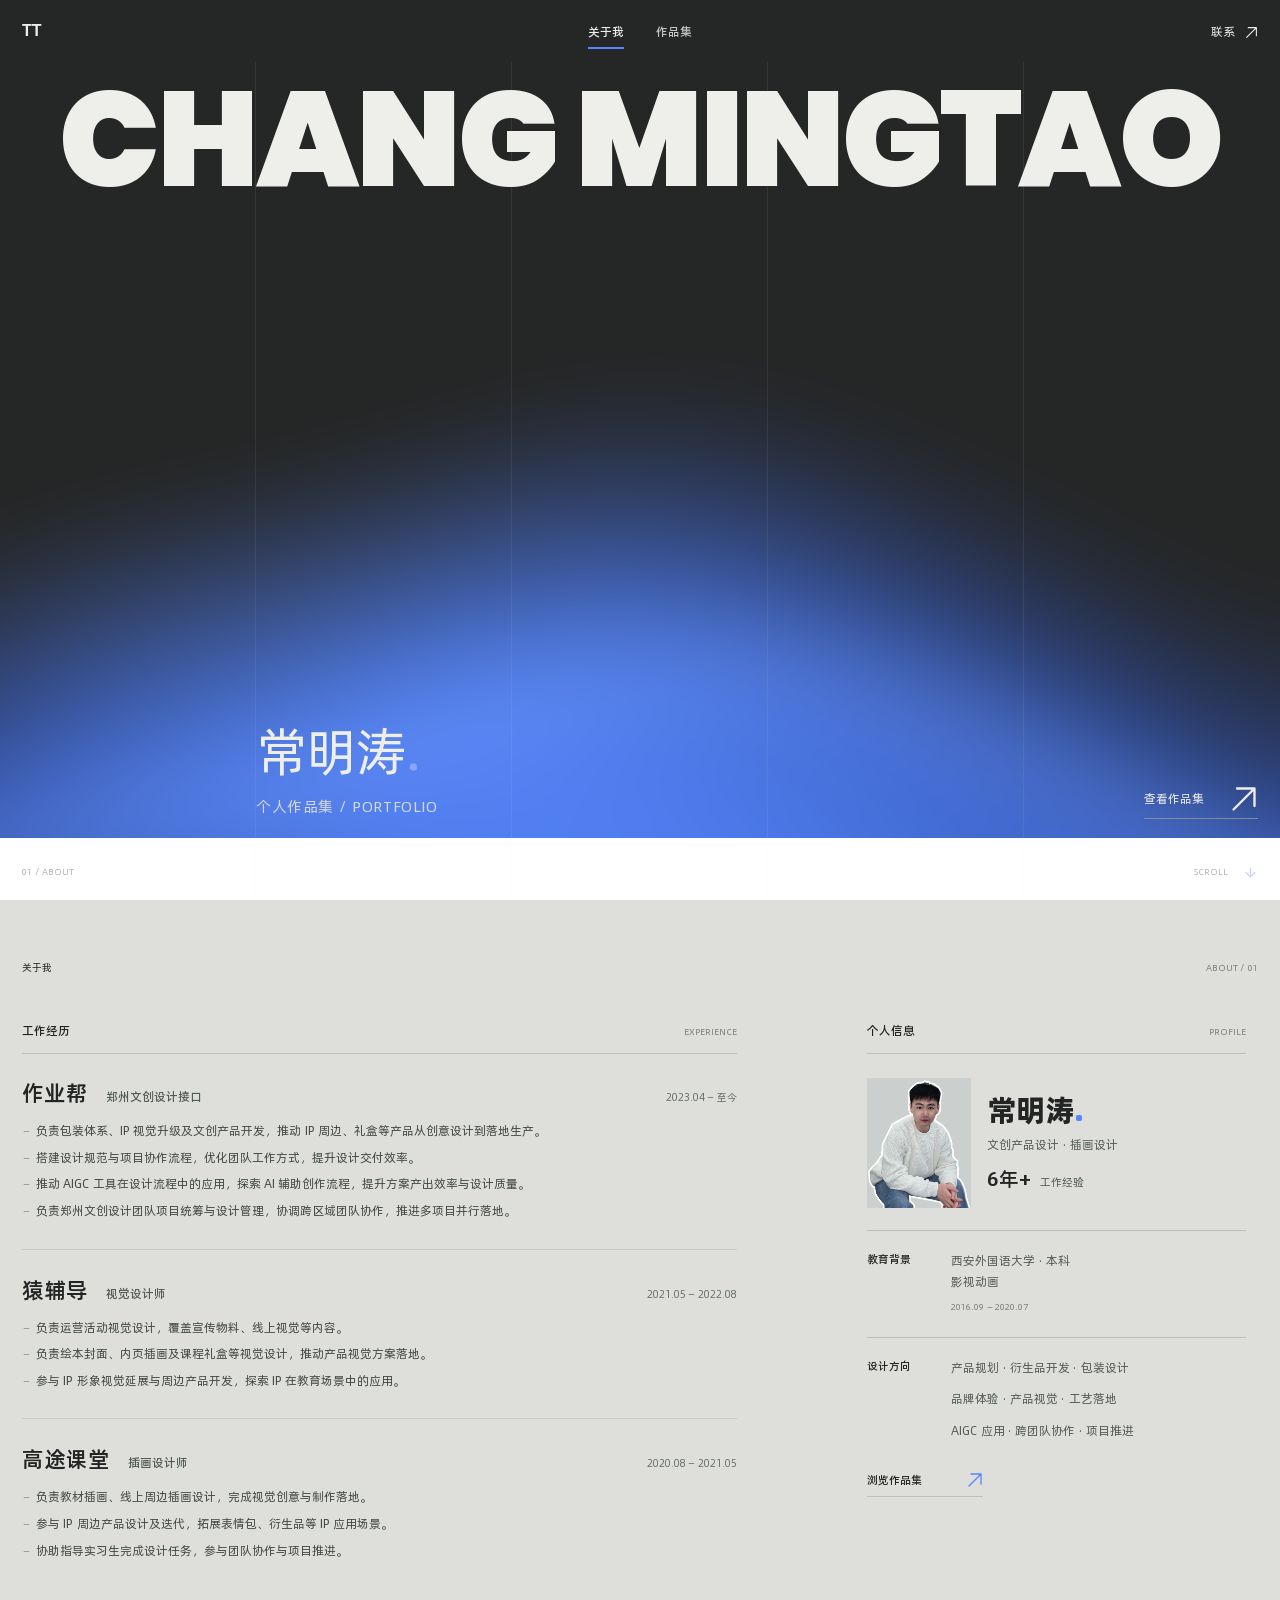
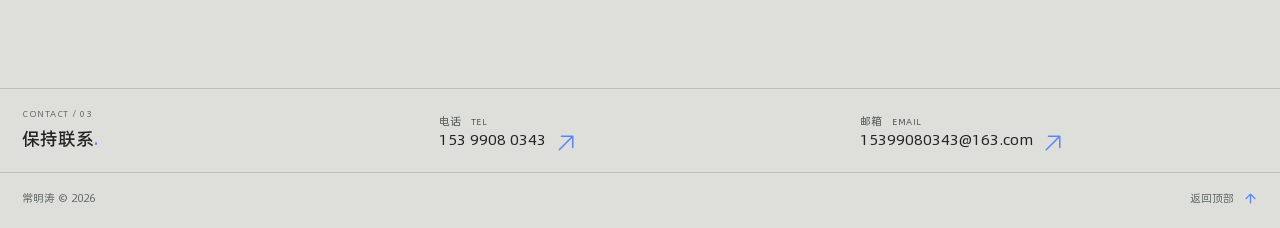
<file: index.html>
<!doctype html>
<html lang="zh-CN">
  <head>
    <meta charset="UTF-8" />
    <meta name="viewport" content="width=device-width, initial-scale=1.0" />
    <meta name="theme-color" content="#252626" />
    <meta name="description" content="常明涛的个人作品集：产品系列开发、产品设计、品牌视觉与设计流程，展示从创意到落地的文创设计实践。" />
    <meta property="og:type" content="website" />
    <meta property="og:locale" content="zh_CN" />
    <meta property="og:title" content="常明涛 — 个人作品集" />
    <meta property="og:description" content="产品系列开发 · 产品设计 · 品牌视觉 · 设计流程" />
    <title>常明涛 — 个人作品集</title>
    <link rel="icon" type="image/svg+xml" href="./favicon.svg" />
    <link rel="preload" href="./assets/fonts/Poppins-Black.ttf" as="font" type="font/ttf" crossorigin />
    <link rel="stylesheet" href="./styles-minimal.css?v=20261029-crisp-align4" />
    <script src="./script-minimal.js?v=20261029-crisp-align4" defer></script>
    <script src="./water-flow.js?v=20261028-cover33" defer></script>
  </head>
  <body data-view="about">
    <div class="site-background" aria-hidden="true"><div class="hero-grid"><i></i><i></i><i></i><i></i></div></div>
    <svg class="shape-definitions" width="0" height="0" aria-hidden="true" focusable="false">
      <defs>
        <!-- Matching quarter-width tabs; all four folder bodies share one top edge. -->
        <clipPath id="folderCover1" clipPathUnits="objectBoundingBox"><path d="M 0 .08 Q 0 .06 .006 .048 L .025 .012 Q .032 0 .045 0 H .205 Q .218 0 .225 .012 L .244 .048 Q .25 .06 .262 .06 H .988 Q 1 .06 1 .08 V .98 Q 1 1 .988 1 H .012 Q 0 1 0 .98 Z" /></clipPath>
        <clipPath id="folderCover2" clipPathUnits="objectBoundingBox"><path d="M .012 .06 H .25 L .275 .012 Q .282 0 .295 0 H .455 Q .468 0 .475 .012 L .5 .06 H .988 Q 1 .06 1 .08 V .98 Q 1 1 .988 1 H .012 Q 0 1 0 .98 V .08 Q 0 .06 .012 .06 Z" /></clipPath>
        <clipPath id="folderCover3" clipPathUnits="objectBoundingBox"><path d="M .012 .06 H .5 L .525 .012 Q .532 0 .545 0 H .705 Q .718 0 .725 .012 L .75 .06 H .988 Q 1 .06 1 .08 V .98 Q 1 1 .988 1 H .012 Q 0 1 0 .98 V .08 Q 0 .06 .012 .06 Z" /></clipPath>
        <clipPath id="folderCover4" clipPathUnits="objectBoundingBox"><path d="M .012 .06 H .738 Q .75 .06 .756 .048 L .775 .012 Q .782 0 .795 0 H .955 Q .968 0 .975 .012 L .994 .048 Q 1 .06 1 .08 V .98 Q 1 1 .988 1 H .012 Q 0 1 0 .98 V .08 Q 0 .06 .012 .06 Z" /></clipPath>
        <clipPath id="folderCoverMobile1" clipPathUnits="objectBoundingBox"><path d="M 0 .13 Q 0 .1 .006 .08 L .025 .02 Q .032 0 .045 0 H .205 Q .218 0 .225 .02 L .244 .08 Q .25 .1 .27 .1 H .98 Q 1 .1 1 .13 V .98 Q 1 1 .98 1 H .02 Q 0 1 0 .98 Z" /></clipPath>
        <clipPath id="folderCoverMobile2" clipPathUnits="objectBoundingBox"><path d="M .02 .1 H .25 L .275 .02 Q .282 0 .295 0 H .455 Q .468 0 .475 .02 L .5 .1 H .98 Q 1 .1 1 .13 V .98 Q 1 1 .98 1 H .02 Q 0 1 0 .98 V .13 Q 0 .1 .02 .1 Z" /></clipPath>
        <clipPath id="folderCoverMobile3" clipPathUnits="objectBoundingBox"><path d="M .02 .1 H .5 L .525 .02 Q .532 0 .545 0 H .705 Q .718 0 .725 .02 L .75 .1 H .98 Q 1 .1 1 .13 V .98 Q 1 1 .98 1 H .02 Q 0 1 0 .98 V .13 Q 0 .1 .02 .1 Z" /></clipPath>
        <clipPath id="folderCoverMobile4" clipPathUnits="objectBoundingBox"><path d="M .02 .1 H .73 Q .75 .1 .756 .08 L .775 .02 Q .782 0 .795 0 H .955 Q .968 0 .975 .02 L .994 .08 Q 1 .1 1 .13 V .98 Q 1 1 .98 1 H .02 Q 0 1 0 .98 V .13 Q 0 .1 .02 .1 Z" /></clipPath>
      </defs>
    </svg>
    <a class="skip-link" href="#main">跳到内容</a>
    <header class="site-header">
      <button class="brand-menu-button" type="button" aria-expanded="false" aria-controls="siteMenu" aria-label="打开网站导航"><span class="brand" aria-hidden="true"><span>T</span><span class="brand-reveal">I</span><span>T</span><span class="brand-reveal">O<span class="brand-underscore">_</span></span></span></button>
      <nav class="main-nav" aria-label="主导航">
        <a href="#about" data-view="about" aria-current="page">关于我</a>
        <a href="#portfolio" data-view="work">作品集</a>
      </nav>
      <a class="contact-link" href="#contact">联系 <span aria-hidden="true">↗</span></a>
    </header>

    <nav class="site-menu" id="siteMenu" aria-label="网站导航" aria-hidden="true" inert>
      <a href="#about">关于我<span>↗</span></a>
      <a href="#portfolio">作品集<span>↗</span></a>
      <a href="#work-collection">产品系列开发<span>↗</span></a>
      <a href="#work-product">产品设计<span>↗</span></a>
      <a href="#work-visual">品牌视觉设计<span>↗</span></a>
      <a href="#work-workflow">设计流程<span>↗</span></a>
      <a href="#contact">联系方式<span>↗</span></a>
    </nav>

    <main id="main" tabindex="-1">
      <section class="page about-page" id="aboutPage" aria-label="关于我">
        <div class="hero">
          <div class="hero-glow" aria-hidden="true"></div>
          <h1 class="name-title">CHANG MINGTAO</h1>
          <div class="hero-bottom">
            <div class="hero-identity"><p>常明涛<span aria-hidden="true">.</span></p><span>个人作品集 / PORTFOLIO</span></div>
            <a class="explore-link" href="#portfolio">查看作品集 <span aria-hidden="true">↗</span></a>
          </div>
          <div class="hero-foot"><span>01 / ABOUT</span><a href="#profile" aria-label="向下查看个人介绍">SCROLL <span aria-hidden="true">↓</span></a></div>
        </div>

        <section class="profile-section" id="profile" aria-labelledby="profileTitle">
          <div class="section-meta"><h2 id="profileTitle">关于我</h2><span>ABOUT / 01</span></div>
          <div class="profile-layout">
            <div class="experience-column">
              <h3 class="profile-label">工作经历 <span>EXPERIENCE</span></h3>
              <ol class="experience-list">
                <li>
                  <div class="experience-heading"><div class="experience-title"><h4>作业帮</h4><span class="experience-role">郑州文创设计接口</span></div><span class="experience-date">2023.04 — 至今</span></div>
                  <ul class="experience-description">
                    <li>负责包装体系、IP 视觉升级及文创产品开发，推动 IP 周边、礼盒等产品从创意设计到落地生产。</li>
                    <li>搭建设计规范与项目协作流程，优化团队工作方式，提升设计交付效率。</li>
                    <li>推动 AIGC 工具在设计流程中的应用，探索 AI 辅助创作流程，提升方案产出效率与设计质量。</li>
                    <li>负责郑州文创设计团队项目统筹与设计管理，协调跨区域团队协作，推进多项目并行落地。</li>
                  </ul>
                </li>
                <li>
                  <div class="experience-heading"><div class="experience-title"><h4>猿辅导</h4><span class="experience-role">视觉设计师</span></div><span class="experience-date">2021.05 — 2022.08</span></div>
                  <ul class="experience-description">
                    <li>负责运营活动视觉设计，覆盖宣传物料、线上视觉等内容。</li>
                    <li>负责绘本封面、内页插画及课程礼盒等视觉设计，推动产品视觉方案落地。</li>
                    <li>参与 IP 形象视觉延展与周边产品开发，探索 IP 在教育场景中的应用。</li>
                  </ul>
                </li>
                <li>
                  <div class="experience-heading"><div class="experience-title"><h4>高途课堂</h4><span class="experience-role">插画设计师</span></div><span class="experience-date">2020.08 — 2021.05</span></div>
                  <ul class="experience-description">
                    <li>负责教材插画、线上周边插画设计，完成视觉创意与制作落地。</li>
                    <li>参与 IP 周边产品设计及迭代，拓展表情包、衍生品等 IP 应用场景。</li>
                    <li>协助指导实习生完成设计任务，参与团队协作与项目推进。</li>
                  </ul>
                </li>
              </ol>
            </div>
            <aside class="personal-column" aria-label="个人信息">
              <h3 class="profile-label">个人信息 <span>PROFILE</span></h3>
              <div class="personal-heading">
                <div class="personal-name"><h4>常明涛<span aria-hidden="true">.</span></h4><p>文创产品设计 · 插画设计</p><div class="experience-years"><strong>6年+</strong><span>工作经验</span></div></div>
                <div class="portrait-placeholder"><img src="./assets/portfolio/portrait.webp" alt="常明涛的个人照片" width="900" height="1015" loading="lazy" /></div>
              </div>
              <div class="personal-block"><h4>教育背景</h4><p>西安外国语大学 · 本科</p><p>影视动画</p><span class="personal-date">2016.09 — 2020.07</span></div>
              <div class="personal-block personal-skills"><h4>设计方向</h4><p>产品规划 · 衍生品开发 · 包装设计</p><p>品牌体验 · 产品视觉 · 工艺落地</p><p>AIGC 应用 · 跨团队协作 · 项目推进</p></div>
              <a class="text-link" href="#portfolio">浏览作品集 <span aria-hidden="true">↗</span></a>
            </aside>
          </div>
        </section>
      </section>

      <section class="page work-page" id="workPage" aria-label="作品集" hidden>
        <div class="archive-heading">
          <h1>PORTFOLIO</h1>
          <div class="archive-foot"><span>01 — 04</span><p class="archive-note">产品 / 视觉 / 流程</p><a href="#work-collection">向下浏览 <span aria-hidden="true">↓</span></a></div>
        </div>
        <div class="work-list">
          <article class="work-entry" id="work-collection" data-folder="产品系列开发">
            <a class="folder-tab-link" href="#work-collection">产品系列开发</a>
            <div class="cover-image-slot"><img src="./assets/portfolio/doodle-collection.svg" alt="产品系列开发 · 手绘立方体" width="128" height="128" loading="lazy" /></div>
            <div class="project-index" role="group" aria-label="产品系列开发项目目录" tabindex="0">
              <div class="project-preview" aria-hidden="true"><img src="./assets/portfolio/screen/page-05.webp" alt="" width="1200" height="675" loading="lazy" /><span class="project-preview-caption">01 / 领航计划 · 水手分</span><span class="project-preview-hint">移入查看项目目录</span></div>
              <div class="project-index-label"><span><strong>产品系列开发</strong><span>PRODUCT COLLECTIONS</span></span><span>03 PROJECTS</span></div>
              <ol class="project-index-list">
                <li><button class="project-index-button" type="button" data-category="collection" data-project-title="领航计划 · 水手分" data-project-summary="围绕品牌 IP 雪球，建立 V1—V8 成长奖励机制，覆盖产品规划、商品设计、包装与打样。" aria-haspopup="dialog"><span class="project-order">01</span><span class="project-text"><strong>领航计划 · 水手分</strong></span><span class="project-direction" aria-hidden="true">↗</span></button></li>
                <li><button class="project-index-button" type="button" data-category="collection" data-project-title="品牌礼赠与用户运营商品" data-project-summary="以品牌 IP 为核心，开发 2026 日历、端午礼盒与积分商城商品，连接企业礼赠与用户日常场景。" aria-haspopup="dialog"><span class="project-order">02</span><span class="project-text"><strong>品牌礼赠与用户运营商品</strong></span><span class="project-direction" aria-hidden="true">↗</span></button></li>
                <li><button class="project-index-button" type="button" data-category="collection" data-project-title="阅读文创与续报激励" data-project-summary="将阅读内容转化为便笺本、夹子、徽章及旋转冰箱贴，延展阅读陪伴、互动与学习激励体验。" aria-haspopup="dialog"><span class="project-order">03</span><span class="project-text"><strong>阅读文创与续报激励</strong></span><span class="project-direction" aria-hidden="true">↗</span></button></li>
              </ol>
            </div>
            <div class="work-showcase"><button class="project-card" type="button" data-category="collection" aria-label="全屏查看产品系列开发作品" aria-haspopup="dialog"><span class="card-number">01 / 04</span><span class="card-cover-content"><span class="card-eyebrow">PRODUCT<br />COLLECTIONS</span></span><span class="card-arrow" aria-hidden="true">↗</span><span class="card-hint" aria-hidden="true">点击查看完整作品</span></button></div>
          </article>
          <article class="work-entry" id="work-product" data-folder="产品设计">
            <a class="folder-tab-link" href="#work-product">产品设计</a>
            <div class="cover-image-slot"><img src="./assets/portfolio/doodle-product.svg" alt="产品设计 · 手绘调色盘" width="128" height="128" loading="lazy" /></div>
            <div class="project-index" role="group" aria-label="产品设计项目目录" tabindex="0">
              <div class="project-preview" aria-hidden="true"><img src="./assets/portfolio/screen/page-29.webp" alt="" width="1200" height="675" loading="lazy" /><span class="project-preview-caption">01 / 超级自然拼读</span><span class="project-preview-hint">移入查看项目目录</span></div>
              <div class="project-index-label"><span><strong>产品设计</strong><span>PRODUCT DESIGN</span></span><span>04 PROJECTS</span></div>
              <ol class="project-index-list">
                <li><button class="project-index-button" type="button" data-category="product" data-project-title="超级自然拼读" data-project-summary="通过 26 字母 IP 系统与可动结构，将字母、发音与拼读关系转化为可视、可操作的学习体验。" aria-haspopup="dialog"><span class="project-order">01</span><span class="project-text"><strong>超级自然拼读</strong></span><span class="project-direction" aria-hidden="true">↗</span></button></li>
                <li><button class="project-index-button" type="button" data-category="product" data-project-title="双语阅读学习礼盒升级" data-project-summary="从 1.0 迭代至 2.0，围绕多阶段阅读、学习打卡与视觉风格，优化产品的长期使用体验。" aria-haspopup="dialog"><span class="project-order">02</span><span class="project-text"><strong>双语阅读学习礼盒升级</strong></span><span class="project-direction" aria-hidden="true">↗</span></button></li>
                <li><button class="project-index-button" type="button" data-category="product" data-project-title="猿编程系统班礼盒" data-project-summary="以动手搭建、设备连接和游戏控制，将编程中的输入、指令与反馈转化为实体互动体验。" aria-haspopup="dialog"><span class="project-order">03</span><span class="project-text"><strong>猿编程系统班礼盒</strong></span><span class="project-direction" aria-hidden="true">↗</span></button></li>
                <li><button class="project-index-button" type="button" data-category="product" data-project-title="其他礼盒设计" data-project-summary="包含满分英语大通关与个人 IP 产品，探索不同内容与使用场景中的产品表达。" aria-haspopup="dialog"><span class="project-order">04</span><span class="project-text"><strong>其他礼盒设计</strong></span><span class="project-direction" aria-hidden="true">↗</span></button></li>
              </ol>
            </div>
            <div class="work-showcase"><button class="project-card" type="button" data-category="product" aria-label="全屏查看产品设计作品" aria-haspopup="dialog"><span class="card-number">02 / 04</span><span class="card-cover-content"><span class="card-eyebrow">PRODUCT<br />DESIGN</span></span><span class="card-arrow" aria-hidden="true">↗</span><span class="card-hint" aria-hidden="true">点击查看完整作品</span></button></div>
          </article>
          <article class="work-entry" id="work-visual" data-folder="品牌视觉设计">
            <a class="folder-tab-link" href="#work-visual">品牌视觉设计</a>
            <div class="cover-image-slot"><img src="./assets/portfolio/doodle-visual.svg" alt="品牌视觉设计 · 手绘标签" width="128" height="128" loading="lazy" /></div>
            <div class="project-index" role="group" aria-label="品牌视觉设计项目目录" tabindex="0">
              <div class="project-preview" aria-hidden="true"><img src="./assets/portfolio/screen/page-45.webp" alt="" width="1200" height="675" loading="lazy" /><span class="project-preview-caption">01 / 校园招聘活动视觉</span><span class="project-preview-hint">移入查看项目目录</span></div>
              <div class="project-index-label"><span><strong>品牌视觉设计</strong><span>BRAND VISUAL DESIGN</span></span><span>03 PROJECTS</span></div>
              <ol class="project-index-list">
                <li><button class="project-index-button" type="button" data-category="visual" data-project-title="校园招聘活动视觉" data-project-summary="以统一主视觉延展招聘详情页、公众号与线下易拉宝，形成跨媒介的活动视觉系统。" aria-haspopup="dialog"><span class="project-order">01</span><span class="project-text"><strong>校园招聘活动视觉</strong></span><span class="project-direction" aria-hidden="true">↗</span></button></li>
                <li><button class="project-index-button" type="button" data-category="visual" data-project-title="城市主题 KV" data-project-summary="以城市标志性建筑结合中国风插画，应用于拉新礼盒教材封面，并支持系列化延展。" aria-haspopup="dialog"><span class="project-order">02</span><span class="project-text"><strong>城市主题 KV</strong></span><span class="project-direction" aria-hidden="true">↗</span></button></li>
                <li><button class="project-index-button" type="button" data-category="visual" data-project-title="传统文化视觉探索" data-project-summary="围绕元宵、七夕与中秋，提取传统文化符号与节日情感，探索当代东方视觉表达。" aria-haspopup="dialog"><span class="project-order">03</span><span class="project-text"><strong>传统文化视觉探索</strong></span><span class="project-direction" aria-hidden="true">↗</span></button></li>
              </ol>
            </div>
            <div class="work-showcase"><button class="project-card" type="button" data-category="visual" aria-label="全屏查看品牌视觉设计作品" aria-haspopup="dialog"><span class="card-number">03 / 04</span><span class="card-cover-content"><span class="card-eyebrow">BRAND VISUAL<br />DESIGN</span></span><span class="card-arrow" aria-hidden="true">↗</span><span class="card-hint" aria-hidden="true">点击查看完整作品</span></button></div>
          </article>
          <article class="work-entry" id="work-workflow" data-folder="设计流程">
            <a class="folder-tab-link" href="#work-workflow">设计流程</a>
            <div class="cover-image-slot"><img src="./assets/portfolio/doodle-workflow.svg" alt="设计流程 · 手绘循环箭头" width="128" height="128" loading="lazy" /></div>
            <div class="project-index" role="group" aria-label="设计流程项目目录" tabindex="0">
              <div class="project-preview" aria-hidden="true"><img src="./assets/portfolio/screen/page-56.webp" alt="" width="1200" height="675" loading="lazy" /><span class="project-preview-caption">01 / AIGC 封面视觉系统</span><span class="project-preview-hint">移入查看项目目录</span></div>
              <div class="project-index-label"><span><strong>设计流程</strong><span>DESIGN WORKFLOW</span></span><span>03 PROJECTS</span></div>
              <ol class="project-index-list">
                <li><button class="project-index-button" type="button" data-category="workflow" data-project-title="AIGC 封面视觉系统" data-project-summary="从受众与风格策略，到 AI 探索、关键词沉淀和版式控制，构建统一的系列封面视觉。" aria-haspopup="dialog"><span class="project-order">01</span><span class="project-text"><strong>AIGC 封面视觉系统</strong></span><span class="project-direction" aria-hidden="true">↗</span></button></li>
                <li><button class="project-index-button" type="button" data-category="workflow" data-project-title="设计流程优化" data-project-summary="针对高频物料建立分层流程，通过标准化模板与 AIGC 辅助，提升方案产出与视觉统一效率。" aria-haspopup="dialog"><span class="project-order">02</span><span class="project-text"><strong>设计流程优化</strong></span><span class="project-direction" aria-hidden="true">↗</span></button></li>
                <li><button class="project-index-button" type="button" data-category="workflow" data-project-title="关键词沉淀库" data-project-summary="基于真实设计需求，通过 Codex 辅助开发关键词管理工具，支持案例管理、标签检索与 Prompt 复制编辑。" aria-haspopup="dialog"><span class="project-order">03</span><span class="project-text"><strong>关键词沉淀库</strong></span><span class="project-direction" aria-hidden="true">↗</span></button></li>
              </ol>
            </div>
            <div class="work-showcase"><button class="project-card" type="button" data-category="workflow" aria-label="全屏查看设计流程作品" aria-haspopup="dialog"><span class="card-number">04 / 04</span><span class="card-cover-content"><span class="card-eyebrow">DESIGN<br />WORKFLOW</span></span><span class="card-arrow" aria-hidden="true">↗</span><span class="card-hint" aria-hidden="true">点击查看完整作品</span></button></div>
          </article>
        </div>
      </section>

      <section class="contact-section" id="contact" aria-labelledby="contactTitle">
        <div class="contact-intro"><span class="quiet-label">CONTACT / 03</span><h2 id="contactTitle">保持联系<span aria-hidden="true">.</span></h2></div>
        <address class="contact-methods">
          <div class="contact-method"><span class="contact-method-label">电话 <span>TEL</span></span><a class="contact-value" href="tel:15399080343">153 9908 0343</a><a class="contact-method-arrow" href="tel:15399080343" aria-label="拨打电话">↗</a></div>
          <div class="contact-method"><span class="contact-method-label">邮箱 <span>EMAIL</span></span><a class="contact-value" href="mailto:15399080343@163.com">15399080343@163.com</a><a class="contact-method-arrow" href="mailto:15399080343@163.com" aria-label="发送邮件">↗</a></div>
        </address>
      </section>
    </main>
    <footer class="site-footer"><span>常明涛 © 2026</span><a href="#top">返回顶部 <span aria-hidden="true">↑</span></a></footer>

    <dialog class="detail-dialog" id="projectDialog" aria-labelledby="detailTitle" aria-describedby="detailDescription">
      <div class="detail-header"><button class="detail-close" type="button" autofocus><span aria-hidden="true">←</span> 返回</button><span id="detailIndex">01 / 04</span><span>PROJECT</span></div>
      <div class="detail-layout">
        <aside class="detail-meta" tabindex="0" aria-label="项目目录与介绍，移入或聚焦展开">
          <span class="quiet-label" id="detailCategoryLabel">作品详情</span><h2 id="detailTitle">产品系列开发</h2>
          <p class="detail-description" id="detailDescription"></p>
          <dl class="detail-facts" id="detailFacts"></dl>
          <div class="detail-story" id="detailStory"></div>
          <nav class="detail-projects" id="detailProjects" aria-label="板块内项目"></nav>
        </aside>
        <div class="detail-images"><div class="detail-gallery" id="detailGallery"></div><button class="detail-next" type="button"><span class="detail-next-label">下一板块</span><span aria-hidden="true">→</span></button></div>
      </div>
    </dialog>
    <dialog class="image-dialog" id="imageDialog" aria-label="作品大图"><div class="image-toolbar"><span id="imageCaption"></span><button class="image-close" type="button" autofocus>关闭大图 <span aria-hidden="true">×</span></button></div><div class="image-stage"><img id="expandedImage" alt="" /></div></dialog>
  </body>
</html>
</file>
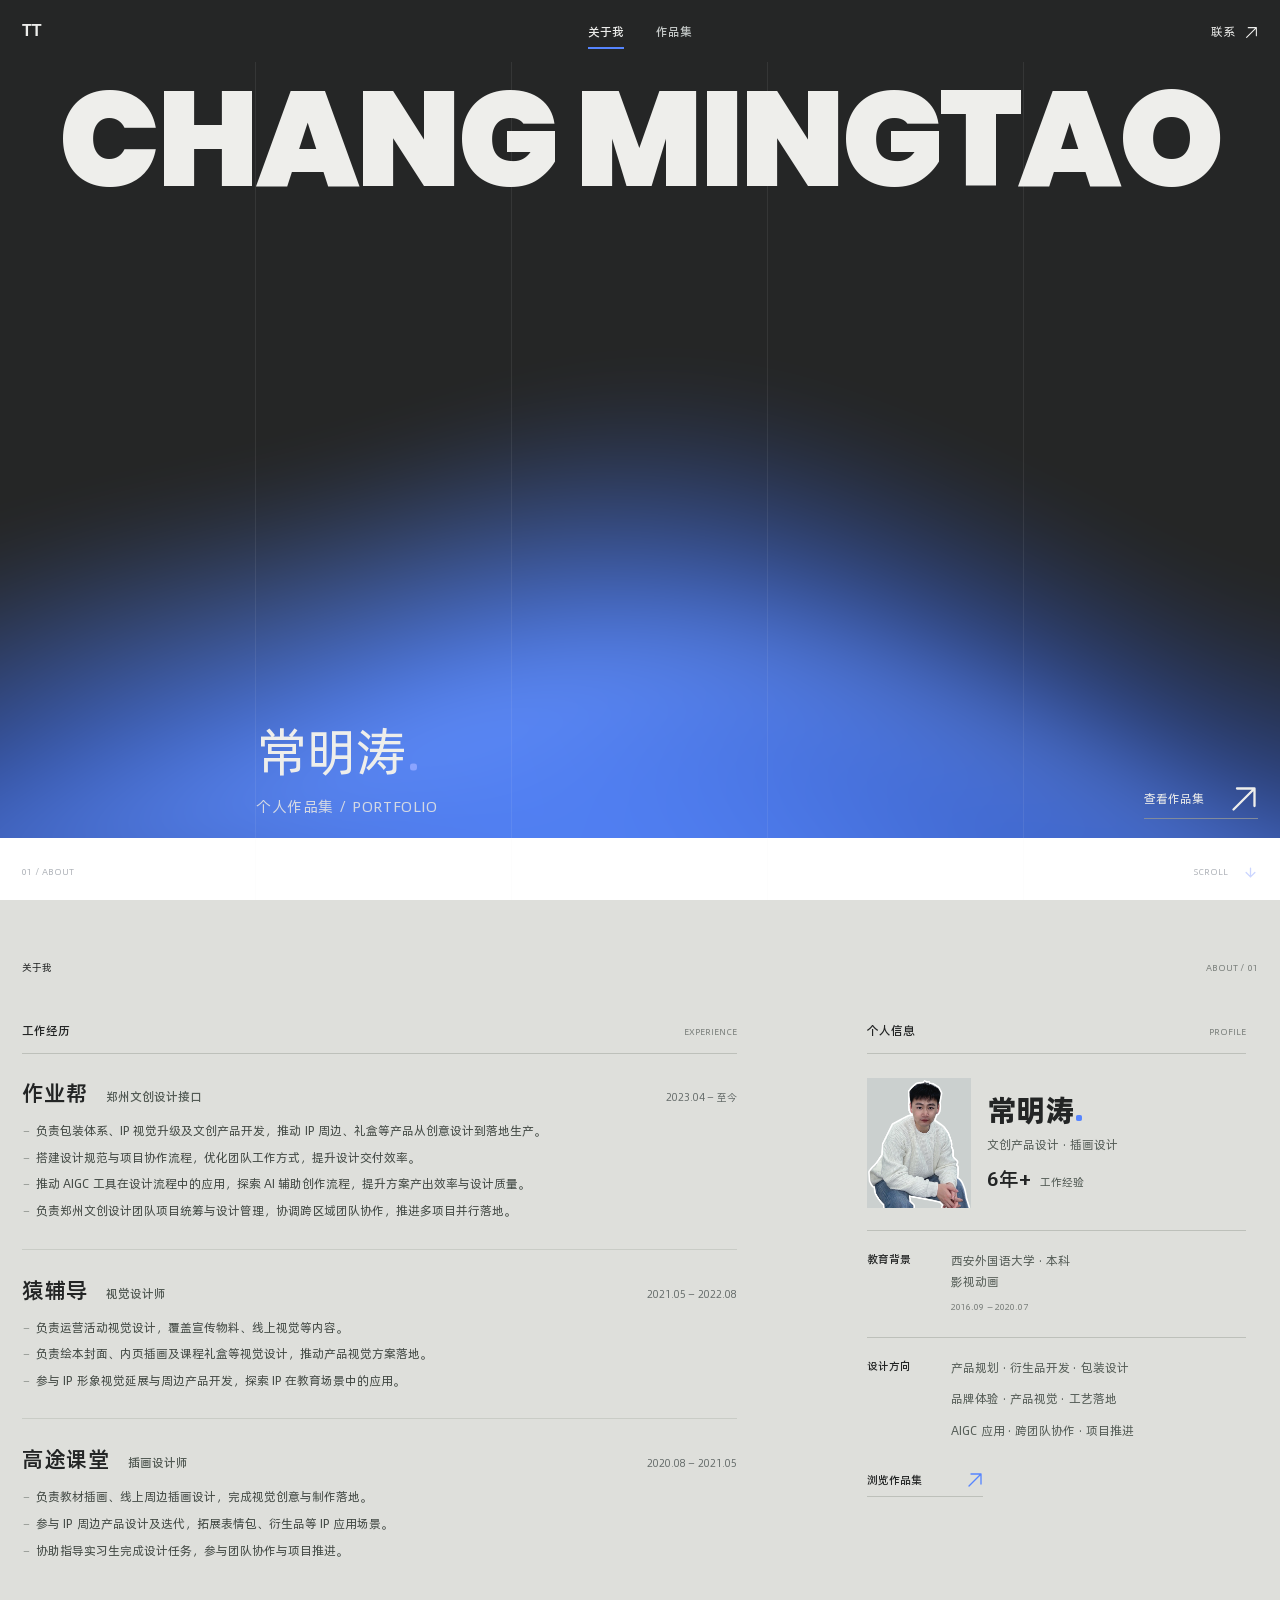
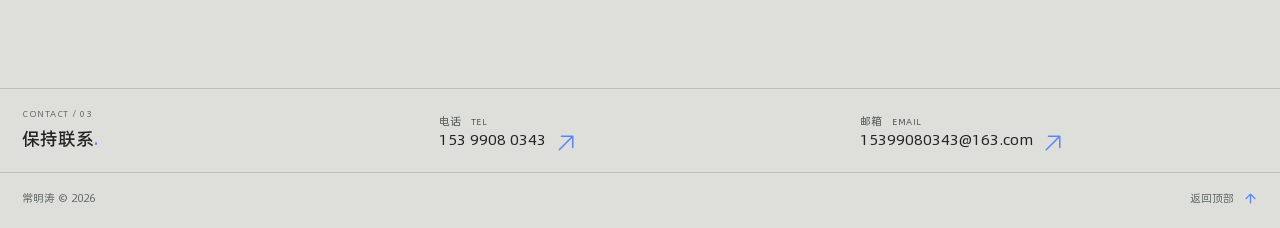
<file: minimal.html>
<!doctype html>
<html lang="zh-CN">
<meta charset="utf-8">
<meta name="viewport" content="width=device-width,initial-scale=1">
<title>常明涛 — 个人作品集</title>
<script>location.replace('./index.html' + location.search + location.hash);</script>
<p><a href="./index.html#portfolio">进入常明涛的个人作品集</a></p>
</html>
</file>
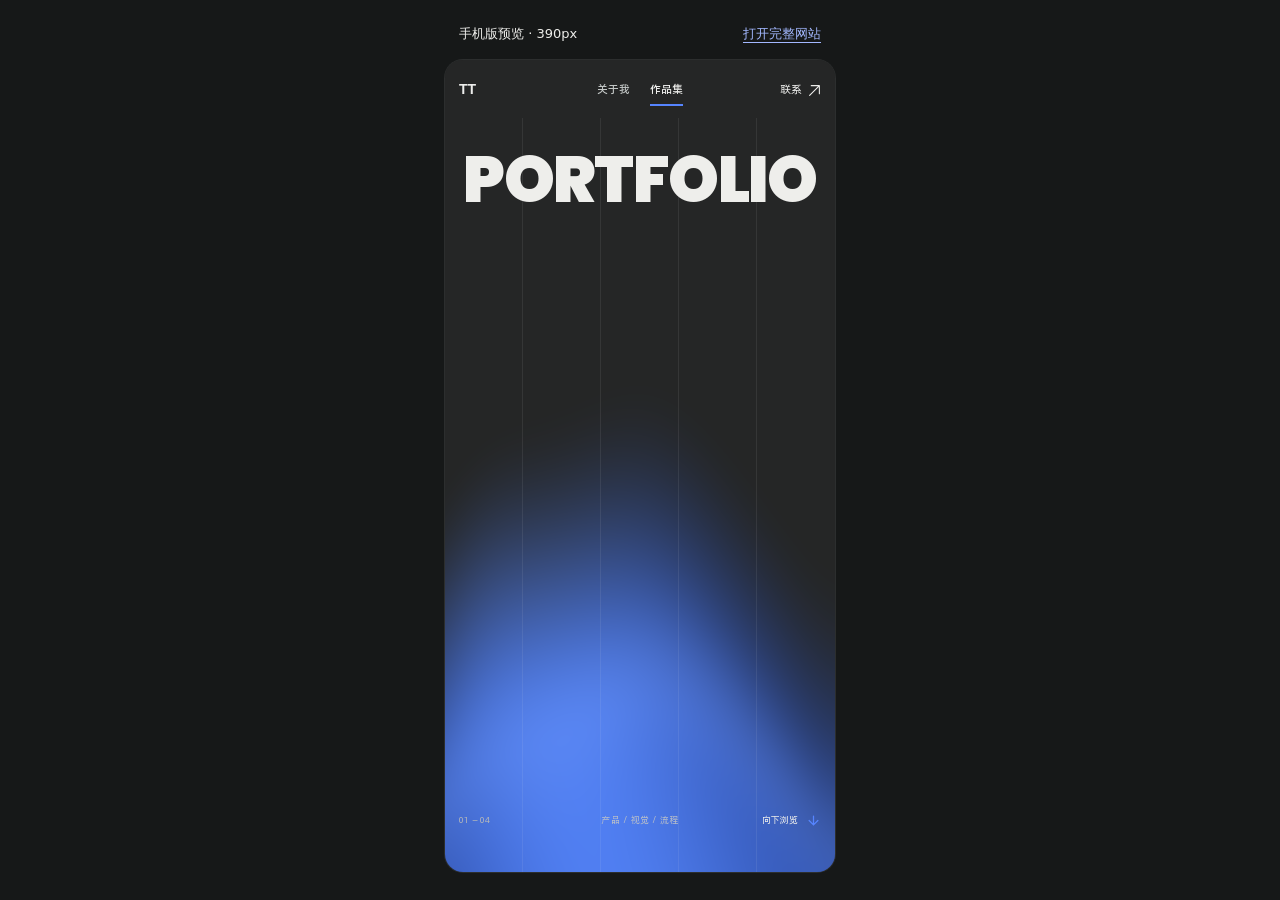
<file: preview/mobile.html>
<!doctype html>
<html lang="zh-CN">
  <head>
    <meta charset="UTF-8" />
    <meta name="viewport" content="width=device-width, initial-scale=1" />
    <meta name="robots" content="noindex" />
    <title>常明涛 — 手机版预览</title>
    <style>
      * { box-sizing: border-box; }
      html, body { margin: 0; min-height: 100%; background: #161818; }
      body { display: grid; justify-items: center; gap: 16px; padding: 24px 0; font: 13px/1.5 system-ui, sans-serif; color: #eeeeeb; }
      nav { display: flex; justify-content: space-between; gap: 24px; width: min(390px, 100%); padding-inline: 14px; }
      a { color: #a3b8ff; text-underline-offset: 4px; }
      iframe { display: block; width: min(390px, 100%); height: min(844px, calc(100svh - 88px)); border: 0; border-radius: 18px; background: #252626; box-shadow: 0 0 0 1px #ffffff18; }
      @media (max-width: 420px) {
        body { padding: 0; gap: 0; }
        nav { padding-block: 10px; }
        iframe { width: 100%; height: calc(100svh - 40px); border-radius: 0; }
      }
    </style>
  </head>
  <body>
    <nav aria-label="预览导航"><span>手机版预览 · 390px</span><a href="../index.html#about" target="_blank" rel="noopener">打开完整网站</a></nav>
    <iframe src="../index.html?preview=mobile&amp;v=crisp-align4#portfolio" title="常明涛作品集手机版"></iframe>
  </body>
</html>
</file>
<file: styles-minimal.css>
@import url('./portfolio-font.css?v=20261029-local');

/* Ship the display face so every device uses the same English title shapes. */
@font-face {
  font-family: 'Portfolio Display';
  src: url('./assets/fonts/Poppins-Black.ttf') format('truetype');
  font-style: normal;
  font-weight: 900;
  font-display: swap;
}

:root {
  --paper: #dedfdb;
  --ink: #232525;
  --dark: #252626;
  --cover-flow: #456fe9;
  --muted: #7c817d;
  --line: #bdc0ba;
  --blue: #5685ff;
  --header-height: 62px;
  --category-height: 0px;
  --gutter: 22px;
  --grid-columns: 12;
  --grid-gap: 14px;
  --font-cn: 'Portfolio Chinese', 'Alibaba PuHuiTi 2.0', 'PingFang SC', 'Microsoft YaHei', sans-serif;
  --sans: var(--font-cn);
  --display: 'Portfolio Display', 'Arial Black', Impact, sans-serif;
  --mono: 'SFMono-Regular', Consolas, var(--font-cn), monospace;
  font-family: var(--sans);
  font-weight: 450;
  font-synthesis: none;
  -webkit-font-smoothing: antialiased;
  text-rendering: optimizeLegibility;
}

* { box-sizing: border-box; }
html { scroll-behavior: smooth; scroll-padding-top: var(--header-height); }
html[data-view='work'] { scroll-snap-type: none; }
html[data-view='work'] .archive-heading,
html[data-view='work'] .work-entry,
html[data-view='work'] .contact-section { scroll-snap-align: none; scroll-snap-stop: normal; }
body { margin: 0; color: var(--ink); background: var(--dark); }
.site-background { position: fixed; inset: 0; z-index: 0; overflow: hidden; pointer-events: none; background: radial-gradient(ellipse at 65% 120%, var(--cover-flow), var(--dark) 68%); }
main, .site-footer { position: relative; z-index: 1; }
button, a { color: inherit; font: inherit; -webkit-tap-highlight-color: transparent; }
a { text-decoration: none; }
button { cursor: pointer; }
button, h1, h2, p { margin: 0; }
button { border: 0; }
[hidden] { display: none !important; }
.shape-definitions { position: absolute; overflow: hidden; pointer-events: none; }
::selection { color: white; background: var(--blue); }
a:focus-visible, button:focus-visible { outline: 2px solid var(--blue); outline-offset: 5px; }
main:focus { outline: none; }
.skip-link { position: fixed; left: var(--gutter); top: -80px; z-index: 100; padding: 12px; background: var(--paper); color: var(--ink); }
.skip-link:focus { top: 10px; }

.motion-ready .motion-reveal { opacity: 0; transform: translate3d(0, 22px, 0); transition: opacity .72s ease, transform .85s cubic-bezier(.2,.7,.2,1); }
.motion-ready .motion-reveal.is-visible { opacity: 1; transform: translate3d(0, 0, 0); }
.motion-ready .motion-stagger > * { opacity: 0; transform: translate3d(0, 13px, 0); transition: opacity .48s ease, transform .62s cubic-bezier(.2,.7,.2,1); }
.motion-ready .motion-stagger.is-visible > * { opacity: 1; transform: translate3d(0, 0, 0); }
.motion-ready .motion-stagger.is-visible > *:nth-child(2) { transition-delay: 70ms; }
.motion-ready .motion-stagger.is-visible > *:nth-child(3) { transition-delay: 130ms; }
.motion-ready .motion-stagger.is-visible > *:nth-child(4) { transition-delay: 190ms; }
.motion-ready .motion-stagger.is-visible > *:nth-child(5) { transition-delay: 250ms; }

.cover-transition-overlay { z-index: 30; pointer-events: none; overflow: hidden; }

.site-header {
  position: sticky;
  top: 0;
  z-index: 52;
  display: grid;
  grid-template-columns: repeat(var(--grid-columns), minmax(0, 1fr));
  column-gap: var(--grid-gap);
  align-items: center;
  height: var(--header-height);
  padding: 0 var(--gutter);
  color: var(--ink);
  background: var(--paper);
}
body[data-view='about'] .site-header { color: #ededeb; background: var(--dark); }
body[data-view='work'] .site-header { color: #ededeb; background: var(--dark); }
.brand-menu-button { position: relative; grid-column: 1 / span 3; justify-self: start; display: flex; align-items: center; min-width: 42px; min-height: 42px; padding: 8px 0; background: transparent; }
.brand { display: inline-flex; align-items: baseline; width: fit-content; font-family: Arial, var(--sans); font-size: 16px; font-weight: 700; }
.brand-reveal { display: inline-block; max-width: 0; overflow: hidden; opacity: 0; white-space: nowrap; transform: translateX(-4px); transition: max-width .42s cubic-bezier(.2,.8,.2,1), opacity .24s ease, transform .42s cubic-bezier(.2,.8,.2,1); }
.brand-underscore { color: var(--blue); }
.brand-menu-button:is(:hover, :focus-visible, [aria-expanded='true']) .brand-reveal { max-width: 2em; opacity: 1; transform: translateX(0); }
.brand-menu-indicator { position: relative; display: grid; align-content: center; gap: 4px; width: 22px; height: 18px; }
.brand-menu-indicator i { display: block; width: 20px; height: 1px; background: currentColor; transition: transform .25s, width .25s; }
.brand-menu-button[aria-expanded='true'] .brand-menu-indicator i:first-child { transform: translateY(2.5px) rotate(45deg); }
.brand-menu-button[aria-expanded='true'] .brand-menu-indicator i:last-child { transform: translateY(-2.5px) rotate(-45deg); }
.site-menu { position: fixed; inset: 0 0 auto; z-index: 50; display: grid; gap: 0; padding: 76px var(--gutter) 22px; color: #f2f2f2; background: #222424; border-bottom: 1px solid #ffffff20; opacity: 0; visibility: hidden; transform: translateY(-14px); transition: opacity .32s ease, transform .32s ease, visibility .32s; }
.site-menu.is-open { opacity: 1; visibility: visible; transform: translateY(0); }
.site-menu a { display: flex; align-items: center; justify-content: space-between; min-height: 42px; font-size: 25px; font-weight: 600; line-height: 1.25; transition: color .2s, transform .25s; }
.site-menu.is-open a { animation: menu-arrive .48s both; }
.site-menu.is-open a:nth-child(2) { animation-delay: 35ms; }
.site-menu.is-open a:nth-child(3) { animation-delay: 70ms; }
.site-menu.is-open a:nth-child(4) { animation-delay: 105ms; }
.site-menu.is-open a:nth-child(5) { animation-delay: 140ms; }
.site-menu.is-open a:nth-child(6) { animation-delay: 175ms; }
.site-menu.is-open a:nth-child(7) { animation-delay: 210ms; }
@keyframes menu-arrive { from { opacity: 0; transform: translate3d(0, 14px, 0); } to { opacity: 1; transform: translate3d(0, 0, 0); } }
.site-menu a span { color: var(--blue); font: 17px Arial, sans-serif; opacity: 0; transform: translate(-5px, 5px); transition: opacity .2s, transform .2s; }
.site-menu a:hover { color: #aebfff; transform: translateX(5px); }
.site-menu a:hover span { opacity: 1; transform: translate(0); }
body.menu-open .site-header { color: #f2f2f2; background: #222424; }
body.menu-open { overflow: hidden; }
body.menu-open main, body.menu-open .site-footer { filter: blur(5px); transition: filter .32s ease; }
body:not(.menu-open) main, body:not(.menu-open) .site-footer { transition: filter .32s ease; }
.main-nav { grid-column: 5 / span 4; justify-self: center; display: flex; align-items: center; gap: 32px; height: 100%; }
.main-nav a { position: relative; display: flex; align-items: center; height: 100%; color: #c3c7c6; font-size: 12px; font-weight: 600; transition: color .2s; }
.main-nav a:hover, .main-nav a[aria-current] { color: inherit; }
.main-nav a::after { position: absolute; right: 0; bottom: 13px; left: 0; height: 2px; background: var(--blue); content: ''; transform: scaleX(0); transition: transform .25s; }
.main-nav a[aria-current]::after { transform: scaleX(1); }
.contact-link { grid-column: 11 / span 2; justify-self: end; font-size: 12px; }
.contact-link span { display: inline-block; margin-left: 7px; transition: transform .2s; }
.contact-link:hover span { color: var(--blue); transform: translate(2px, -2px); }

/* The opening is a single typographic canvas, not a stack of content modules. */
.hero { position: relative; isolation: isolate; display: grid; grid-template-columns: repeat(var(--grid-columns), minmax(0, 1fr)); grid-template-rows: auto 1fr auto auto; column-gap: var(--grid-gap); min-height: calc(100svh - var(--header-height)); padding: 8px var(--gutter) 20px; overflow: hidden; background: transparent; color: #eeeeeb; }
.name-title { grid-column: 1 / -1; position: relative; z-index: 2; width: 100%; font-family: var(--display); font-size: clamp(30.5px, 10.462vw, 228.8px); line-height: 1.04; letter-spacing: -.025em; font-weight: 900; text-align: center; white-space: nowrap; }
.hero-grid { position: absolute; inset: 0; z-index: 1; display: grid; grid-template-columns: repeat(5, minmax(0, 1fr)); pointer-events: none; }
.hero-grid i { position: relative; border-right: 1px solid rgba(235, 240, 240, .08); }
.hero-grid i::after { position: absolute; top: -32%; right: -1px; width: 2px; height: 32%; background: linear-gradient(180deg, transparent, #aebde45c 46%, #edf0f386 52%, transparent); filter: blur(.4px); animation: grid-light-pass 8.5s cubic-bezier(.45,0,.55,1) infinite; content: ''; }
.hero-grid i:nth-child(2)::after { animation-delay: -2.1s; }
.hero-grid i:nth-child(3)::after { animation-delay: -4.6s; }
.hero-grid i:nth-child(4)::after { animation-delay: -6.4s; }
@keyframes grid-light-pass { 0%, 12% { top: -32%; opacity: 0; } 20% { opacity: .9; } 78% { opacity: .7; } 100% { top: 104%; opacity: 0; } }
.hero-glow { display: none; }
.fluid-canvas { display: block; width: 100%; height: 100%; pointer-events: none; }
.site-background > .fluid-canvas { position: absolute; inset: 0; }
.hero-bottom { grid-column: 1 / -1; display: grid; grid-template-columns: repeat(var(--grid-columns), minmax(0, 1fr)); column-gap: var(--grid-gap); align-items: end; width: 100%; margin: auto 0 46px; padding-top: 180px; }
.hero-identity { grid-column: 3 / span 5; margin-left: calc(100vw / 30 - (2 * var(--gutter)) / 3 - var(--grid-gap) / 6); }
.hero-identity p { margin-bottom: 14px; font-size: 52px; font-weight: 450; line-height: 1.15; letter-spacing: -.025em; }
.hero-identity p > span { color: #8ba4ff; }
.hero-identity > span { color: #d3d8e4; font-size: 15px; font-weight: 450; line-height: 1.5; letter-spacing: .04em; }
.explore-link { grid-column: 10 / span 3; justify-self: end; display: flex; align-items: center; gap: 26px; flex-shrink: 0; padding-bottom: 5px; border-bottom: 1px solid #818b9c; font-size: 12px; }
.explore-link span { font-size: 24px; line-height: 1; transition: transform .2s; }
.explore-link:hover span { transform: translate(3px, -3px); }
.hero-foot { grid-column: 1 / -1; display: flex; justify-content: space-between; font: 9px var(--mono); color: #b1b5bb; }
.hero-foot a span { margin-left: 12px; color: #cbd5ff; }

.section-meta { display: flex; align-items: center; justify-content: space-between; font-size: 10px; }
.section-meta h2 { font-size: inherit; font-weight: 450; }
.section-meta > :last-child { font: 9px var(--mono); color: var(--muted); }
.profile-section { padding: 60px var(--gutter) 100px; scroll-margin-top: 20px; background: var(--paper); }
.profile-section > .section-meta { margin-bottom: 48px; }
.profile-layout { display: grid; grid-template-columns: repeat(var(--grid-columns), minmax(0, 1fr)); column-gap: var(--grid-gap); align-items: start; }
.experience-column { grid-column: 1 / span 7; min-width: 0; }
.personal-column { grid-column: 9 / span 4; min-width: 0; padding-inline: 12px; }
.profile-label { display: flex; align-items: baseline; justify-content: space-between; gap: 16px; margin: 0 0 24px; padding-bottom: 14px; border-bottom: 1px solid var(--line); font-size: 12px; font-weight: 600; }
.profile-label > span { color: var(--muted); font: 9px var(--mono); }
.experience-list { margin: 0; padding: 0; list-style: none; }
.experience-list > li { padding: 0 0 27px; }
.experience-list > li + li { padding-top: 25px; border-top: 1px solid #c9ccc6; }
.experience-heading { display: flex; align-items: baseline; justify-content: space-between; gap: 20px; }
.experience-title { display: flex; align-items: baseline; flex-wrap: wrap; gap: 18px; min-width: 0; }
.experience-heading h4 { margin: 0; font-size: 22px; font-weight: 750; }
.experience-date { color: #656c6a; font: 10px/1.6 var(--mono); white-space: nowrap; }
.experience-role { color: #535b55; font-size: 12px; font-weight: 450; }
.experience-title .experience-role { font-weight: 600; }
.experience-description { display: grid; gap: 6px; max-width: 47em; margin: 13px 0 0; padding: 0 5% 0 14px; color: #414843; font-size: 12px; font-weight: 450; line-height: 1.72; list-style: '—  '; }
.experience-description > li { padding: 0; }
.experience-description > li::marker { color: #8b918b; font-size: 10px; }
.personal-heading { display: flex; flex-direction: row-reverse; justify-content: flex-end; align-items: center; gap: 16px; }
.personal-name { min-width: 0; }
.personal-name h4 { margin: 0 0 6px; font-size: 30px; line-height: 1.2; font-weight: 1000; letter-spacing: -.04em; }
.personal-name h4 > span { color: var(--blue); }
.personal-name p { color: #535b55; font-size: 12px; font-weight: 450; line-height: 1.72; }
.personal-name p:first-of-type { margin: 0; font: 450 12px/1.7 var(--sans); }
.portrait-placeholder { position: relative; flex: 0 0 104px; width: 104px; height: 130px; overflow: hidden; background: #cbd0cf; }
.portrait-placeholder img { display: block; width: 100%; height: 100%; object-fit: cover; object-position: center top; }
.personal-block { display: grid; grid-template-columns: 68px minmax(0, 1fr); column-gap: 16px; margin-top: 22px; padding-top: 20px; border-top: 1px solid var(--line); }
.personal-block h4 { grid-column: 1; grid-row: 1 / span 4; margin: 0; font-size: 11px; font-weight: 600; }
.personal-block p { color: #535b55; font-size: 12px; font-weight: 450; line-height: 1.72; }
.personal-block p, .personal-date { grid-column: 2; }
.personal-block:nth-of-type(3) p + p { margin-top: 7px; }
.personal-date { display: block; margin-top: 8px; color: var(--muted); font: 9px/1.6 var(--mono); }
.experience-years { display: flex; align-items: baseline; gap: 9px; margin-top: 10px; color: #535b55; }
.experience-years strong { color: var(--ink); font-size: 20px; font-weight: 750; }
.experience-years span { font-size: 11px; font-weight: 450; }
.personal-skills { row-gap: 4px; }
.personal-skills h4 { grid-row: 1 / span 3; }
.personal-skills p { margin: 0; }
.personal-column .text-link { margin-top: 22px; font-size: 11px; font-weight: 600; }
.quiet-label { font-size: 11px; font-weight: 450; color: #686f69; line-height: 1.5; }
.text-skeleton { display: flex; flex-direction: column; gap: 13px; margin: 32px 0; }
.text-skeleton i { display: block; width: 100%; height: 16px; background: #bfc3bc; }
.text-skeleton i:nth-child(2) { width: 88%; }
.text-skeleton i:last-child { width: 62%; }
.text-skeleton-small { gap: 10px; margin: 40px 0 50px; }
.text-skeleton-small i { height: 5px; background: #c8cbc4; }
.text-skeleton-small i:nth-child(2) { width: 97%; }
.text-skeleton-small i:nth-child(3) { width: 86%; }
.text-skeleton-small i:last-child { width: 48%; }
.text-link { display: flex; width: fit-content; gap: 45px; padding: 8px 0; border-bottom: 1px solid var(--line); font-size: 12px; }
.text-link span { color: var(--blue); }

/* The four existing categories become four large, sequential cover frames. */
.work-page { padding: 0 var(--gutter); }
.archive-heading { position: relative; isolation: isolate; display: grid; grid-template-columns: repeat(var(--grid-columns), minmax(0, 1fr)); grid-template-rows: 1fr auto; column-gap: var(--grid-gap); align-items: start; min-height: calc(100svh - var(--header-height)); margin: 0 calc(-1 * var(--gutter)); padding: clamp(32px, 7svh, 80px) var(--gutter) 24px; overflow: clip; }
.archive-heading { background: transparent; }
.archive-heading h1 { grid-column: 1 / -1; color: #eeeeeb; font-family: var(--display); font-size: clamp(48px, 16.5vw, 360px); line-height: .98; letter-spacing: -.025em; font-weight: 900; text-align: center; white-space: nowrap; }
.archive-heading h1, .archive-foot { transform: translate3d(var(--archive-exit, 0px), 0, 0); }
.archive-foot { grid-column: 1 / -1; display: grid; grid-template-columns: repeat(var(--grid-columns), minmax(0, 1fr)); column-gap: var(--grid-gap); align-items: baseline; color: #b1b5bb; font: 400 11px/20px var(--mono); }
.archive-foot > span { grid-column: 1 / span 2; }
.archive-note { grid-column: 5 / span 4; justify-self: center; color: #b8bec9; font: 400 11px/20px var(--sans); letter-spacing: .12em; white-space: nowrap; }
.archive-foot a { grid-column: 10 / span 3; justify-self: end; display: flex; align-items: baseline; gap: 24px; padding: 8px 0; color: #eeeeeb; font: 400 11px/20px var(--sans); }
.archive-foot a span { align-self: center; color: var(--blue); font-size: 19px; line-height: 20px; transition: transform .2s; }
.archive-foot a:hover span { transform: translateY(4px); }
.work-list { padding-top: 0; }
.work-entry { position: sticky; top: calc(var(--header-height) + var(--stack-depth, 0px)); display: grid; grid-template-columns: minmax(0, .8fr) minmax(320px, 1.2fr); grid-template-areas: 'cover directory'; gap: clamp(16px, 2vw, 28px); align-items: stretch; height: calc(100svh - var(--header-height) - var(--stack-depth, 0px)); min-height: calc(100svh - var(--header-height) - var(--stack-depth, 0px)); margin: 0; padding: 0; overflow: visible; scroll-margin-top: var(--stack-depth, 0px); background: transparent; transform-origin: center top; box-shadow: 0 -14px 34px #23252512; }
.work-entry:nth-child(1) { z-index: 1; --folder-left: 0%; --folder-clip: url(#folderCover1); --folder-mobile-clip: url(#folderCoverMobile1); }
.work-entry:nth-child(2) { z-index: 2; --folder-left: 25%; --folder-clip: url(#folderCover2); --folder-mobile-clip: url(#folderCoverMobile2); }
.work-entry:nth-child(3) { z-index: 3; --folder-left: 50%; --folder-clip: url(#folderCover3); --folder-mobile-clip: url(#folderCoverMobile3); }
.work-entry:nth-child(4) { z-index: 4; --folder-left: 75%; --folder-clip: url(#folderCover4); --folder-mobile-clip: url(#folderCoverMobile4); }
.work-entry { --card-inset: 34px; --stack-depth: 0px; --folder-fill: transparent; clip-path: var(--folder-clip); background-color: var(--folder-fill); transition: background-color .24s ease; }
.work-entry.is-current { --folder-fill: #e5e6e3; }
.work-entry.is-upcoming { --folder-fill: #c8cbc9; }
.work-entry.is-stacked { --folder-fill: #c9cac6; }
@media (hover: hover) and (pointer: fine) {
  .work-entry:hover { --folder-fill: #ebedea; }
}
.work-entry:focus-within { --folder-fill: #ebedea; }
.folder-tab-link { position: absolute; z-index: 3; top: 0; left: var(--folder-left); display: grid; place-items: center; width: 25%; height: 6%; padding: 0 18px; color: #454b55; font-size: 14px; font-weight: 750; line-height: 1.5; white-space: nowrap; transition: color .24s ease; }
.folder-tab-link:hover, .folder-tab-link:focus-visible { color: var(--blue); }
.folder-tab-link:focus-visible { outline-offset: -7px; }
.work-entry.is-current .folder-tab-link,
.work-entry .folder-tab-link[aria-current='true'] { color: var(--blue); font-weight: 900; background: transparent; }
.work-entry.is-upcoming .folder-tab-link { color: #62686d; background: transparent; }
.work-entry.is-upcoming:nth-child(n) .project-card,
.work-entry.is-stacked:nth-child(n) .project-card { background: transparent; filter: none; }
.work-entry:nth-child(1) { --folder-back: #c9cac6; }
.work-entry:nth-child(2) { --folder-back: #c9cac6; }
.work-entry:nth-child(3) { --folder-back: #c9cac6; }
.work-entry:nth-child(4) { --folder-back: #c9cac6; }
.work-entry.is-upcoming .project-card::before,
.work-entry.is-upcoming .project-card::after,
.work-entry.is-stacked .project-card::before,
.work-entry.is-stacked .project-card::after { opacity: 0; animation-play-state: paused; }
.work-entry.is-stacked .folder-tab-link { color: #62686d; font-weight: 750; background: transparent; }
.work-entry.is-stacked .folder-tab-link:hover { color: var(--blue); }
.cover-image-slot { position: absolute; z-index: 1; left: var(--card-inset); bottom: 76px; width: clamp(96px, 9vw, 128px); aspect-ratio: 1; pointer-events: none; }
.cover-image-slot img { display: block; width: 100%; height: 100%; object-fit: contain; }
#work-visual .cover-image-slot { bottom: 82px; }
.work-entry.is-stacked .cover-image-slot { visibility: hidden; }
.work-entry { box-shadow: none; }
.work-entry.is-stacked .card-number,
.work-entry.is-stacked .card-cover-content,
.work-entry.is-stacked .card-arrow,
.work-entry.is-stacked .card-hint,
.work-entry.is-stacked .project-index { visibility: hidden; }
.work-showcase { position: absolute; inset: 0; z-index: 0; min-width: 0; }
.project-card { position: relative; display: block; width: 100%; height: 100%; min-height: 0; padding: 0; overflow: clip; border: 0; border-radius: 0; background: transparent; color: var(--ink); text-align: left; }
.project-card { clip-path: var(--folder-clip); }
.project-card::before { content: none; }
.work-entry.is-current:nth-child(n) .project-card { background: transparent; }
.card-number { position: absolute; top: calc(6% + 18px); right: var(--card-inset); font: 9px var(--mono); }
.card-cover-content { position: absolute; z-index: 1; top: calc(6% + 34px); left: var(--card-inset); display: grid; max-width: calc(40% - var(--card-inset)); transform: none; text-align: left; }
#work-product .card-cover-content { top: calc(6% + 52px); }
#work-visual .card-cover-content { top: calc(6% + 22px); }
#work-workflow .card-cover-content { top: calc(6% + 64px); }
.card-cover-content .card-eyebrow { color: var(--blue); font-family: var(--display); font-size: 34px; font-weight: 900; line-height: 1.08; overflow-wrap: anywhere; }
.card-cross { position: absolute; top: 50%; left: 50%; width: 15px; height: 15px; transform: translate(-50%, -50%); }
.card-cross::before, .card-cross::after { position: absolute; background: currentColor; opacity: .5; content: ''; }
.card-cross::before { top: 7px; width: 15px; height: 1px; }
.card-cross::after { left: 7px; width: 1px; height: 15px; }
.card-arrow { position: absolute; bottom: 23px; left: var(--card-inset); display: grid; place-items: center; width: 24px; height: 24px; border: 1px solid #9298a0; border-radius: 50%; color: #34373b; font: 14px/1 Arial, sans-serif; transition: background .25s, color .25s, border-color .25s; }
.card-hint { position: absolute; left: calc(var(--card-inset) + 34px); bottom: 23px; display: flex; align-items: center; min-height: 24px; color: #42484b; font-size: 11px; font-weight: 600; opacity: 1; transition: color .2s; }
.project-card:hover, .project-card:focus-visible { filter: none; }
.project-card:hover::before, .project-card:focus-visible::before { opacity: 1; }
.project-card:hover .card-arrow, .project-card:focus-visible .card-arrow { color: white; background: var(--blue); border-color: var(--blue); }
.project-card:hover .card-hint, .project-card:focus-visible .card-hint { color: var(--blue); }
.entry-caption { display: none; }
.entry-caption h2 { font-size: 19px; font-weight: 750; letter-spacing: -.025em; }
.entry-caption > span { color: var(--muted); font: 10px var(--mono); }
.project-index { position: relative; z-index: 2; grid-area: directory; align-self: stretch; display: flex; flex-direction: column; justify-content: center; min-width: 0; margin: 0; padding: 20px var(--card-inset); background: transparent; }
.project-preview { position: absolute; top: 50%; left: var(--card-inset); right: var(--card-inset); pointer-events: none; transform: translateY(-50%); transition: opacity .2s ease, transform .3s cubic-bezier(.2,.7,.2,1); }
.project-preview img { display: block; width: 100%; height: auto; aspect-ratio: 16 / 9; object-fit: contain; border-radius: 6px; }
.project-preview-caption { display: block; margin-top: 10px; color: #343b3b; font-size: 12px; font-weight: 600; line-height: 1.4; }
.project-preview-hint { display: block; margin-top: 4px; color: #606771; font-size: 10px; font-weight: 450; }
@media (hover: hover) and (pointer: fine) {
  .project-index-label, .project-index-list { position: relative; z-index: 1; opacity: 0; visibility: hidden; transform: translateY(12px); pointer-events: none; transition: opacity .2s ease, transform .3s cubic-bezier(.2,.7,.2,1), visibility 0s .2s; }
  .project-index:is(:hover, :focus-within) .project-preview { opacity: 0; visibility: hidden; transform: translateY(calc(-50% - 10px)); }
  .project-index:is(:hover, :focus-within) .project-index-label,
  .project-index:is(:hover, :focus-within) .project-index-list { opacity: 1; visibility: visible; transform: translateY(0); pointer-events: auto; transition-delay: 0s; }
}
@media (hover: none) {
  /* Touch screens cannot reveal a hidden preview by hovering. */
  .project-preview { position: static; display: block; flex-shrink: 0; margin-bottom: 18px; transform: none; }
  .project-preview-hint { display: none; }
}
.project-index-label { display: flex; justify-content: space-between; align-items: baseline; gap: 12px; padding-bottom: 16px; border-bottom: 1px solid #b9bfbd; color: #656c6a; font-size: 11px; font-weight: 450; line-height: 1.5; }
.project-index-label > span:first-child { display: grid; gap: 5px; min-width: 0; }
.project-index-label strong { color: var(--ink); font-size: 27px; font-weight: 750; }
.project-cover-summary { color: #535b55; font-size: 12px; font-weight: 450; }
.project-index-label > span:last-child { font: 10px var(--mono); letter-spacing: .04em; white-space: nowrap; }
.project-index-list { display: grid; grid-template-columns: 1fr; margin: 0; padding: 0; list-style: none; }
.project-index-list li { min-width: 0; border-bottom: 1px solid #c3c8c5; }
.project-index-button { display: grid; grid-template-columns: 34px minmax(0, 1fr) 18px; align-items: center; gap: 12px; width: 100%; min-height: clamp(60px, 8svh, 76px); padding: 8px 8px 8px 0; background: transparent; text-align: left; transition: padding .24s cubic-bezier(.2,.8,.2,1), background-color .2s; }
.project-index-button:hover, .project-index-button:focus-visible { padding-left: 8px; background: #dce2e3; }
.project-order { align-self: center; padding-top: 0; color: #707b80; font: 11px/1.5 var(--mono); }
.project-text { display: grid; gap: 3px; min-width: 0; }
.project-text strong { font-size: 16px; font-weight: 600; line-height: 1.45; transition: color .2s; }
.project-text > span { display: block; color: #69716b; font-size: 10px; font-weight: 450; line-height: 1.5; }
.project-direction { justify-self: end; color: #59626a; font-size: 20px; transition: color .2s, transform .2s; }
.project-index-button:hover .project-text strong, .project-index-button:focus-visible .project-text strong, .project-index-button:hover .project-direction, .project-index-button:focus-visible .project-direction { color: var(--blue); }
.project-index-button:hover .project-direction, .project-index-button:focus-visible .project-direction { transform: translate(2px, -2px) rotate(5deg); }
.project-index-button:hover .project-direction, .project-index-button:focus-visible .project-direction { transform: translate(2px, -2px); }

.contact-section { position: relative; z-index: 1; display: grid; grid-template-columns: repeat(var(--grid-columns), minmax(0, 1fr)); column-gap: var(--grid-gap); align-items: end; padding: 18px var(--gutter) 20px; border-top: 1px solid var(--line); background: var(--paper); font-family: var(--font-cn); }
.contact-intro { grid-column: 1 / span 3; display: flex; flex-direction: column; justify-content: space-between; min-height: 44px; }
.contact-intro > .quiet-label { font: 9px var(--mono); letter-spacing: .06em; }
.contact-intro h2 { margin-top: 8px; font-size: 18px; line-height: 1.3; font-weight: 600; }
.contact-intro h2 span { color: var(--blue); }
.contact-methods { grid-column: 5 / -1; display: grid; grid-template-columns: repeat(2, minmax(0, 1fr)); gap: 24px; margin: 0; align-self: stretch; font-style: normal; }
.contact-method { display: grid; grid-template-columns: max-content 20px; grid-template-rows: 1fr auto; justify-content: start; align-items: end; column-gap: 9px; row-gap: 0; padding: 0; border: 0; }
.contact-method-label { grid-column: 1 / -1; display: flex; gap: 10px; align-items: baseline; color: #535b55; font-size: 11px; font-weight: 450; }
.contact-method-label > span { font: 9px var(--mono); letter-spacing: .06em; }
.contact-value { align-self: end; min-width: 0; font-family: var(--font-cn); font-size: 15px; font-weight: 450; line-height: 1.5; overflow-wrap: anywhere; user-select: text; }
.contact-method-arrow { justify-self: end; color: var(--blue); font: 17px Arial, sans-serif; transition: transform .2s; }
.contact-value:hover { color: var(--blue); }
.contact-method-arrow { justify-self: end; color: var(--blue); font: 17px Arial, sans-serif; transition: transform .2s; }
.contact-method-arrow:hover { transform: translate(2px, -2px); }
.site-footer { display: flex; align-items: center; justify-content: space-between; gap: 16px; min-height: 56px; margin: 0; padding: 15px var(--gutter) 19px; border-top: 1px solid var(--line); background: var(--paper); color: #656c6a; font-family: var(--font-cn); font-size: 11px; font-weight: 450; line-height: 1.5; }
.site-footer a { display: inline-flex; align-items: center; gap: 9px; white-space: nowrap; transition: color .2s; }
.site-footer a:hover { color: var(--blue); }
.site-footer a span { margin-left: 0; color: var(--blue); font: 15px/1 Arial, sans-serif; }

/* A separate, quiet detail canvas; native dialog keeps focus and Escape intact. */
.detail-dialog { position: fixed; inset: 0; width: 100%; max-width: none; height: 100%; max-height: none; margin: 0; padding: 0 var(--gutter) 26px; border: 0; background: #e3e4e0; color: var(--ink); overflow-y: auto; overscroll-behavior: contain; }
.detail-dialog::backdrop { background: #20292c45; }
.detail-dialog[open] { animation: detail-arrive .62s cubic-bezier(.22,.8,.22,1) both; }
.detail-dialog[open]::backdrop { animation: detail-backdrop .62s ease both; }
@keyframes detail-arrive { from { transform: translate3d(100%, 0, 0); } to { transform: translate3d(0, 0, 0); } }
@keyframes detail-backdrop { from { opacity: 0; } to { opacity: 1; } }
body.detail-open { overflow: hidden; }
.detail-header { position: sticky; top: 0; z-index: 10; display: grid; grid-template-columns: 1fr auto 1fr; align-items: center; height: var(--header-height); background: #e3e4e0; }
.detail-header > span { color: var(--muted); font: 9px var(--mono); }
.detail-header > span:last-child { justify-self: end; }
.detail-close { display: flex; align-items: center; gap: 12px; width: fit-content; padding: 8px 0; background: none; font-size: 12px; }
.detail-close > span { color: var(--blue); font-size: 18px; }
.detail-close:focus-visible { outline-offset: 3px; }
.detail-layout { display: grid; grid-template-columns: repeat(var(--grid-columns), minmax(0, 1fr)); column-gap: clamp(20px, 2vw, 36px); align-items: start; }
.detail-meta { grid-column: 1 / span 3; position: sticky; top: var(--header-height); display: flex; flex-direction: column; max-height: calc(100svh - var(--header-height)); overflow-y: auto; scrollbar-width: thin; padding: 24px 4% 24px 0; }
@media (min-width: 1001px) and (hover: hover) and (pointer: fine) {
  .detail-layout { grid-template-columns: 48px minmax(0, 1fr); column-gap: 22px; transition: grid-template-columns .36s cubic-bezier(.2,.75,.2,1); }
  .detail-layout:has(.detail-meta:is(:hover, :focus-within)) { grid-template-columns: clamp(280px, 28vw, 400px) minmax(0, 1fr); }
  .detail-meta { grid-column: 1; z-index: 2; min-width: 0; height: calc(100svh - var(--header-height)); max-height: none; overflow: hidden; padding: 24px 0; border-right: 1px solid var(--line); outline-offset: -2px; }
  .detail-meta:is(:hover, :focus-within) { overflow-y: auto; padding-right: 16px; }
  .detail-meta > * { opacity: 0; visibility: hidden; transform: translateX(-12px); transition: opacity .22s, transform .3s, visibility .22s; }
  .detail-meta:is(:hover, :focus-within) > * { opacity: 1; visibility: visible; transform: none; }
  .detail-layout .detail-images { grid-column: 2; min-width: 0; }
}
.detail-meta h2 { margin: 16px 0; font-size: clamp(25px, 2.6vw, 40px); font-weight: 750; line-height: 1.35; letter-spacing: -.04em; outline: none; }
.detail-description { margin: 14px 0 18px; color: #505753; font-size: 12px; font-weight: 450; line-height: 1.7; }
.detail-facts { display: grid; gap: 8px; margin: 0 0 18px; padding: 12px 0; border-top: 1px solid var(--line); border-bottom: 1px solid var(--line); }
.detail-facts > div { display: grid; grid-template-columns: 62px minmax(0, 1fr); gap: 12px; }
.detail-facts dt { color: #747c75; font-size: 11px; font-weight: 350; line-height: 1.8; }
.detail-facts dd { margin: 0; font-size: 11px; font-weight: 450; line-height: 1.8; }
.detail-story { display: grid; gap: 10px; }
.detail-story h3, .detail-projects h3 { margin: 0 0 5px; font-size: 11px; font-weight: 600; }
.detail-story p { color: #454d47; font-size: 12px; font-weight: 450; line-height: 1.7; }
.detail-projects { margin-top: 20px; }
.detail-projects h3 { margin-bottom: 8px; }
.detail-project-link { display: grid; grid-template-columns: 19px minmax(0, 1fr) 14px; gap: 9px; width: 100%; padding: 12px 0; border-top: 1px solid var(--line); text-align: left; background: transparent; font-size: 11px; font-weight: 450; line-height: 1.6; }
.detail-project-link > span:first-child { padding-top: 2px; color: var(--muted); font: 9px/1.6 var(--mono); }
.detail-project-link > span:last-child { color: var(--blue); }
.detail-project-link:hover, .detail-project-link[aria-current] { color: var(--blue); }
.detail-images { grid-column: 4 / span 9; display: grid; gap: 18px; }
.detail-gallery { display: grid; gap: 28px; }
.detail-figure { min-width: 0; margin: 0; }
.detail-image-button { position: relative; display: block; width: 100%; padding: 0; background: #d1d4cd; cursor: zoom-in; }
.detail-image-button img { display: block; width: 100%; height: auto; object-fit: contain; }
.image-zoom-hint { position: absolute; right: 12px; bottom: 12px; padding: 8px 12px; color: white; background: #232525d9; font-size: 10px; font-weight: 350; opacity: 0; transition: opacity .2s; }
.detail-image-button:hover .image-zoom-hint, .detail-image-button:focus-visible .image-zoom-hint { opacity: 1; }
.detail-figure figcaption { display: flex; justify-content: space-between; gap: 20px; margin-top: 11px; color: #747c75; font-size: 10px; font-weight: 350; line-height: 1.7; }
.detail-figure figcaption > span:last-child { flex-shrink: 0; font: 9px/1.7 var(--mono); }
.detail-next { display: flex; justify-content: space-between; padding: 22px 0; border-top: 1px solid var(--line); background: none; text-align: left; font-size: 12px; }
.detail-next > span:last-child { color: var(--blue); font-size: 18px; }
.image-dialog { position: fixed; inset: 0; width: 100%; max-width: none; height: 100%; max-height: none; margin: 0; padding: 0; border: 0; color: #eee; background: #202222; }
.image-dialog::backdrop { background: #202222; }
.image-toolbar { position: sticky; top: 0; z-index: 1; display: flex; justify-content: space-between; align-items: center; gap: 20px; min-height: var(--header-height); padding: 12px var(--gutter); background: #202222; font-size: 11px; font-weight: 350; }
.image-close { display: flex; align-items: center; gap: 14px; flex-shrink: 0; padding: 6px 0; color: inherit; background: transparent; }
.image-close span { color: #8ba4ff; font: 24px Arial, sans-serif; }
.image-stage { display: grid; align-items: center; min-height: calc(100% - var(--header-height)); overflow: auto; }
.image-stage img { display: block; width: 100%; min-width: 1000px; height: auto; margin: auto; }

@media (min-width: 1700px) {
  :root { --gutter: 32px; --category-height: 0px; }
  .hero-identity p { font-size: 64px; }
  .project-card { max-height: none; }
}

@media (min-width: 701px) and (max-width: 1000px) {
  .work-entry { grid-template-columns: minmax(0, 1fr) minmax(280px, .9fr); gap: 20px; }
  .project-index-label strong { font-size: 21px; }
  .project-index-button { grid-template-columns: 21px minmax(0, 1fr) 14px; gap: 7px; min-height: 52px; }
  .project-text strong { font-size: 13px; }
  .experience-column { grid-column: 1 / span 6; }
  .personal-column { grid-column: 8 / span 5; }
  .personal-heading { gap: 16px; }
  .personal-name h4 { font-size: 26px; }
  .portrait-placeholder { flex-basis: 84px; width: 84px; height: 105px; }
  .experience-heading { flex-wrap: wrap; gap: 8px; }
  .experience-title { gap: 10px; }
}

@media (max-width: 700px) {
  :root { --gutter: 14px; --header-height: 58px; --category-height: 0px; --grid-columns: 4; --grid-gap: 9px; }
  .brand-menu-button { grid-column: 1; gap: 6px; }
  .brand { font-size: 14px; }
  .brand-menu-indicator { width: 16px; height: 16px; font-size: 12px; }
  .main-nav { grid-column: 2 / span 2; gap: 20px; }
  .main-nav a, .contact-link { font-size: 11px; }
  .contact-link { grid-column: 4; }
  .contact-link span { margin-left: 3px; }
  .main-nav a::after { bottom: 12px; }
  .hero { padding-top: 18px; padding-bottom: 18px; min-height: calc(96svh - var(--header-height)); }
  .hero-bottom { width: 100%; margin: auto 0 55px; padding-top: 180px; gap: var(--grid-gap); }
  .hero-identity { grid-column: 1 / span 2; margin-left: 0; }
  .hero-identity p { margin-bottom: 10px; font-size: 34px; }
  .hero-identity > span { font-size: 12px; }
  .explore-link { grid-column: 3 / span 2; gap: 14px; font-size: 11px; }
  .explore-link span { font-size: 20px; }
  .hero-foot { font-size: 8px; }
  .profile-section { padding-top: 36px; padding-bottom: 55px; }
  .profile-section > .section-meta { margin-bottom: 32px; }
  .profile-layout { row-gap: 40px; }
  .experience-column, .personal-column { grid-column: 1 / -1; }
  .personal-column { order: -1; padding-inline: 8px; }
  .personal-heading { gap: 12px; }
  .personal-block { column-gap: 12px; }
  .profile-label { margin-bottom: 20px; }
  .experience-heading { gap: 12px; }
  .experience-title { gap: 8px; }
  .experience-heading h4 { font-size: 20px; }
  .experience-role { font-size: 11px; }
  .experience-date { font-size: 9px; }
  .experience-description { padding-right: 0; font-size: 12px; }
  .experience-list > li { padding-bottom: 26px; }
  .experience-list > li + li { padding-top: 26px; }
  .experience-list > li:last-child { padding-bottom: 0; }
  .portrait-placeholder { flex-basis: 88px; width: 88px; height: 110px; }
  .text-skeleton { margin: 26px 0; }
  .text-skeleton i { height: 12px; }
  .text-skeleton-small { margin: 30px 0; }
  .text-skeleton-small i { height: 4px; }
  .archive-heading { height: calc(100svh - var(--header-height)); min-height: 0; grid-template-rows: minmax(0, 1fr) auto; padding-top: 30px; padding-bottom: max(34px, env(safe-area-inset-bottom)); }
  .archive-foot { grid-template-columns: repeat(var(--grid-columns), minmax(0, 1fr)); }
  .archive-foot > span { grid-column: 1; }
  .archive-note { grid-column: 2 / span 2; font-size: 9px; letter-spacing: .03em; }
  .archive-foot a { grid-column: 4; }
  .archive-foot { font-size: 9px; }
  .archive-foot a { gap: 8px; font-size: 9px; white-space: nowrap; }
  .work-list { padding-top: 0; }
  .work-entry { position: relative; top: auto; grid-template-columns: repeat(var(--grid-columns), minmax(0, 1fr)); grid-template-rows: 94px 1fr; gap: 8px; height: auto; min-height: calc(100svh - var(--header-height)); margin: 0; padding: 10px 0 18px; }
  .work-entry:nth-child(n) { --card-inset: 18px; --stack-depth: 0px; clip-path: none; transform: none; }
  .work-entry.is-stacked .card-number,
  .work-entry.is-stacked .card-cover-content,
  .work-entry.is-stacked .card-arrow,
  .work-entry.is-stacked .card-hint,
  .work-entry.is-stacked .project-index { visibility: visible; }
  .work-entry.is-stacked .cover-image-slot { visibility: visible; }
  .work-entry.is-stacked:nth-child(n) .project-card,
  .work-entry.is-upcoming:nth-child(n) .project-card { background: transparent; }
  .work-entry.is-stacked .folder-tab-link,
  .work-entry.is-upcoming .folder-tab-link { color: #62686d; background: transparent; font-weight: 750; }
  .folder-tab-link { top: 10px; height: max(21px, 4svh); font-size: 11px; padding: 0 5px; }
  .cover-image-slot, #work-product .cover-image-slot, #work-visual .cover-image-slot, #work-workflow .cover-image-slot { left: 18px; right: auto; top: 54px; bottom: auto; width: 42px; }
  .project-card { clip-path: var(--folder-mobile-clip); }
  .work-entry { grid-template-areas: 'cover cover cover cover' 'directory directory directory directory'; }
  .work-showcase { position: relative; inset: auto; grid-area: cover; grid-column: 1 / -1; }
  .project-index { grid-area: directory; grid-column: 1 / -1; }
  .project-card { aspect-ratio: auto; height: 100%; min-height: 0; border-radius: 0; }
  .card-number { top: calc(10% + 13px); right: 13px; font-size: 8px; }
  .work-entry .project-card .card-arrow, .work-entry .project-card .card-hint { display: none; }
  .entry-caption { display: none; }
  .project-index { margin-bottom: 0; padding: 0 var(--card-inset) 0; justify-content: flex-start; }
  .project-index .project-preview,
  .project-index:is(:hover, :focus-within) .project-preview { position: static; display: block; flex-shrink: 0; margin-bottom: 40px; opacity: 1; visibility: visible; transform: none; }
  .project-preview img { max-height: none; height: auto; width: 100%; }
  .project-preview-caption { margin-top: 6px; font-size: 11px; }
  .project-preview-hint { display: none; }
  .project-index-label, .project-index-list { opacity: 1; visibility: visible; transform: none; pointer-events: auto; }
  .card-hint { left: 18px; bottom: 13px; font-size: 9px; }
  .project-index-label { align-items: flex-start; padding-bottom: 8px; }
  .project-index-label > span:first-child { display: grid; gap: 3px; }
  .project-index-label > span:last-child { font-size: 8px; }
  .project-index-label strong { font-size: 16px; }
  .project-cover-summary { font-size: 11px; }
  .project-index-list { grid-template-columns: 1fr; }
  .project-index-button { grid-template-columns: 20px minmax(0, 1fr) 14px; gap: 7px; min-height: 36px; padding: 5px 8px 5px 0; }
  .project-text strong { font-size: 11px; }
  .project-order { font-size: 8px; }
  .card-cover-content, #work-product .card-cover-content, #work-visual .card-cover-content, #work-workflow .card-cover-content { top: 44px; left: 72px; max-width: calc(100% - 90px); }
  .card-cover-content .card-eyebrow { font-size: 20px; font-weight: 900; }
  .card-number { top: calc(10% + 13px); right: 13px; max-width: 40%; text-align: right; font-size: 8px; }
  .contact-section { row-gap: 14px; align-items: stretch; padding-top: 16px; padding-bottom: 18px; }
  .contact-intro, .contact-methods { grid-column: 1 / -1; }
  .contact-intro { min-height: auto; gap: 5px; }
  .contact-intro h2 { margin: 0; font-size: 18px; }
  .contact-methods { grid-template-columns: 1fr; gap: 12px; }
  .contact-method { grid-template-columns: max-content 20px; grid-template-rows: auto auto; column-gap: 8px; row-gap: 6px; padding: 0; align-items: center; }
  .contact-method-label { grid-column: 1 / -1; display: flex; gap: 8px; font-size: 10px; }
  .contact-method-label > span { font-size: 8px; }
  .contact-value { grid-column: 1; grid-row: 2; font-size: 13px; align-self: center; }
  .contact-method-arrow { grid-column: 2; grid-row: 2; align-self: center; justify-self: start; }
  .quiet-label { font-size: 10px; }
  .site-footer { min-height: 52px; padding: 15px var(--gutter) 17px; font-size: 10px; }
  .detail-layout { grid-template-columns: repeat(var(--grid-columns), minmax(0, 1fr)); row-gap: 22px; }
  .detail-meta { grid-column: 1 / -1; position: static; max-height: none; overflow: visible; padding: 20px 0 10px; }
  .detail-meta h2 { margin: 12px 0; font-size: 29px; }
  .detail-meta .text-skeleton { display: none; }
  .detail-images { grid-column: 1 / -1; }
  .detail-description { max-width: 45em; }
  .detail-facts > div { grid-template-columns: 64px minmax(0, 1fr); }
  .detail-gallery { gap: 24px; }
  .image-zoom-hint { opacity: 1; }
  .detail-figure figcaption { font-size: 10px; gap: 12px; }
}

@media (max-width: 360px) {
  .hero-identity p { font-size: 30px; }
}

@media (hover: none) {
  .card-hint { display: none; }
  .project-card:hover { filter: none; }
}

@media (prefers-reduced-motion: reduce) {
  *, *::before, *::after { scroll-behavior: auto !important; transition-duration: .01ms !important; animation-duration: .01ms !important; }
  .work-entry { transform: none !important; }
  .archive-heading h1, .archive-foot { transform: none !important; }
}

/* Vector arrows avoid platform-dependent emoji rendering, especially on iOS. */
:is(.contact-link span, .site-menu a span, .explore-link span, .hero-foot a span,
    .text-link span, .archive-foot a span, .project-direction, .card-arrow,
    .contact-method-arrow, .site-footer a span, .detail-close > span,
    .detail-next > span:last-child, .detail-project-link > span:last-child) {
  display: inline-grid;
  place-items: center;
  width: var(--arrow-size, 16px);
  height: var(--arrow-size, 16px);
  font-size: 0 !important;
  line-height: 0;
  vertical-align: middle;
}
:is(.contact-link span, .site-menu a span, .explore-link span, .hero-foot a span,
    .text-link span, .archive-foot a span, .project-direction, .card-arrow,
    .contact-method-arrow, .site-footer a span, .detail-close > span,
    .detail-next > span:last-child, .detail-project-link > span:last-child)::after,
:is(.project-preview-hint, .card-hint, .image-zoom-hint)::after {
  content: '';
  display: block;
  width: var(--arrow-size, 16px);
  height: var(--arrow-size, 16px);
  background: currentColor;
  -webkit-mask: var(--arrow-shape, url('./assets/icons/arrow-up-right.svg')) center / contain no-repeat;
  mask: var(--arrow-shape, url('./assets/icons/arrow-up-right.svg')) center / contain no-repeat;
}
.contact-link span { --arrow-size: 13px; }
.site-menu a span { --arrow-size: 18px; }
.explore-link span { --arrow-size: 28px; }
:is(.hero-foot a span, .archive-foot a span) { --arrow-shape: url('./assets/icons/arrow-down.svg'); --arrow-size: 15px; }
.text-link span { --arrow-size: 16px; }
.project-direction { --arrow-size: 20px; }
.card-arrow { --arrow-size: 24px; }
.card-arrow::after { position: absolute; left: 50%; top: 50%; transform: translate(-50%, -50%); width: 14px !important; height: 14px !important; }
.contact-method-arrow { --arrow-size: 18px; }
.site-footer a span { --arrow-shape: url('./assets/icons/arrow-up.svg'); --arrow-size: 15px; }
.detail-close > span { --arrow-shape: url('./assets/icons/arrow-left.svg'); --arrow-size: 18px; }
.detail-next > span:last-child { --arrow-shape: url('./assets/icons/arrow-right.svg'); --arrow-size: 19px; }
.detail-project-link > span:last-child { --arrow-size: 14px; }
:is(.project-preview-hint, .image-zoom-hint)::after { display: inline-block; width: 12px; height: 12px; margin-left: 4px; vertical-align: -2px; }
.card-hint { gap: 4px; }
.card-hint::after { width: 12px !important; height: 12px !important; }
.detail-image-status {
  position: absolute;
  inset: 0;
  display: grid;
  place-items: center;
  color: #505753;
  background: #d1d4cd;
  font-size: 12px;
  font-weight: 600;
  pointer-events: none;
}
.detail-figure:not(.image-loading):not(.image-unavailable) .detail-image-status { display: none; }

@media (max-width: 680px) {
  .explore-link span { --arrow-size: 28px; }
  .project-direction { --arrow-size: 14px; }
}
@media (hover: none) {
  .site-menu.is-open a span { opacity: 1; transform: none; }
}
</file>
